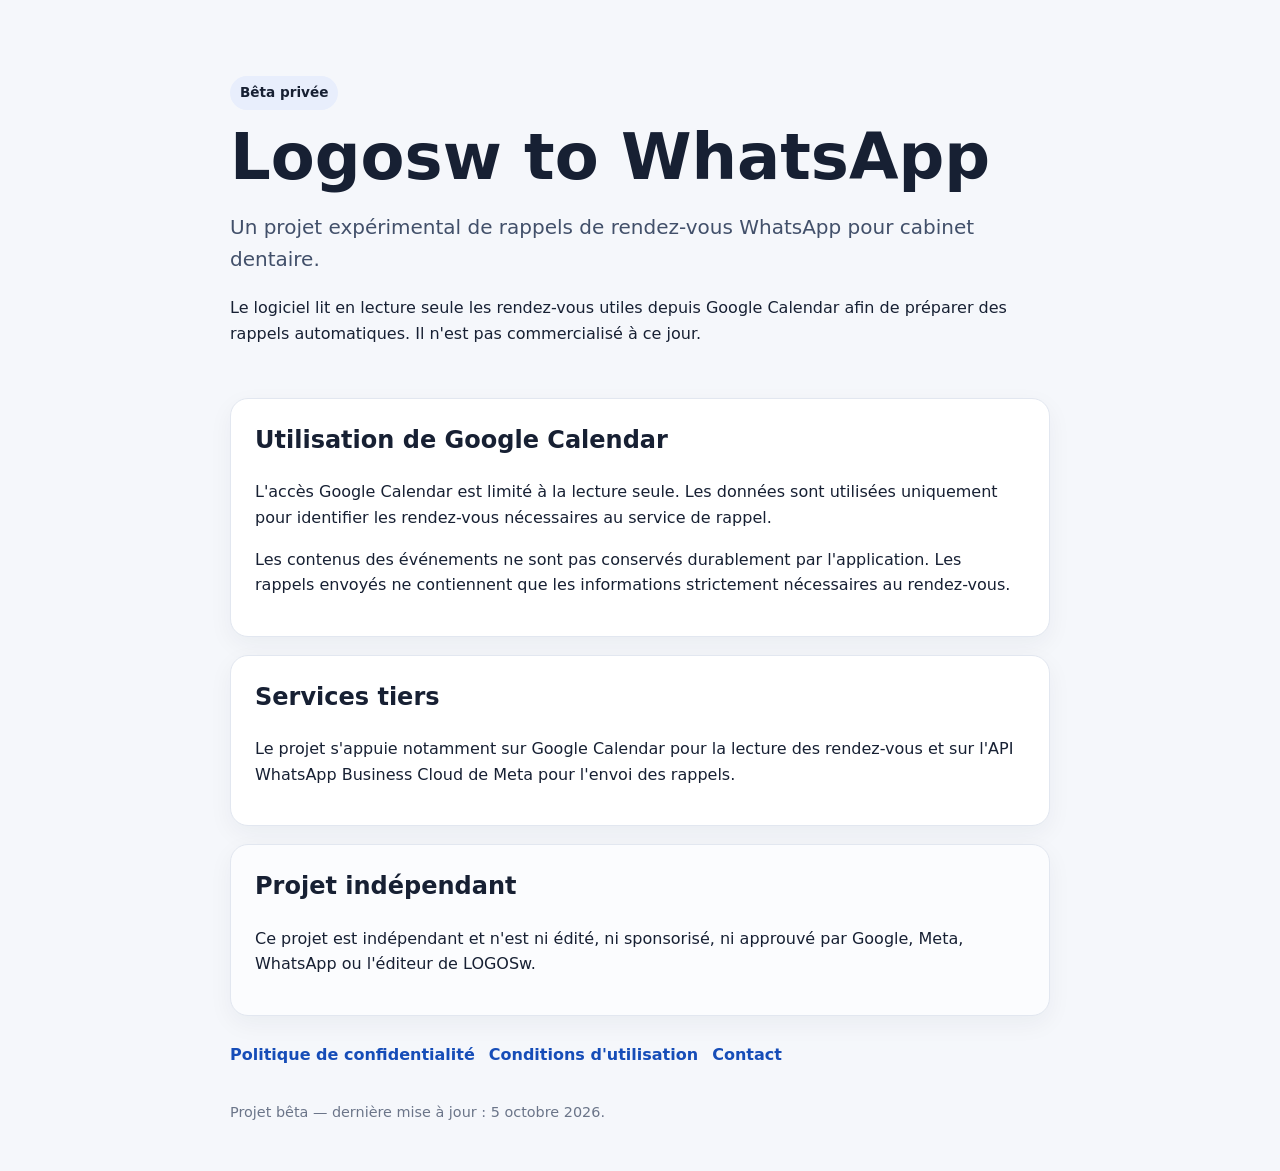
<file: index.html>
<!doctype html>
<html lang="fr">
<head>
  <meta charset="utf-8">
  <meta name="viewport" content="width=device-width,initial-scale=1">
  <title>Logosw to WhatsApp — bêta</title>
  <meta name="description" content="Projet bêta de rappels de rendez-vous WhatsApp à partir de Google Calendar, destiné à un cabinet dentaire.">
  <link rel="stylesheet" href="styles.css">
</head>
<body>
  <main class="shell">
    <header class="hero">
      <span class="badge">Bêta privée</span>
      <h1>Logosw to WhatsApp</h1>
      <p class="lead">Un projet expérimental de rappels de rendez-vous WhatsApp pour cabinet dentaire.</p>
      <p>Le logiciel lit en lecture seule les rendez-vous utiles depuis Google Calendar afin de préparer des rappels automatiques. Il n'est pas commercialisé à ce jour.</p>
    </header>

    <section class="card">
      <h2>Utilisation de Google Calendar</h2>
      <p>L'accès Google Calendar est limité à la lecture seule. Les données sont utilisées uniquement pour identifier les rendez-vous nécessaires au service de rappel.</p>
      <p>Les contenus des événements ne sont pas conservés durablement par l'application. Les rappels envoyés ne contiennent que les informations strictement nécessaires au rendez-vous.</p>
    </section>

    <section class="card">
      <h2>Services tiers</h2>
      <p>Le projet s'appuie notamment sur Google Calendar pour la lecture des rendez-vous et sur l'API WhatsApp Business Cloud de Meta pour l'envoi des rappels.</p>
    </section>

    <section class="card notice">
      <h2>Projet indépendant</h2>
      <p>Ce projet est indépendant et n'est ni édité, ni sponsorisé, ni approuvé par Google, Meta, WhatsApp ou l'éditeur de LOGOSw.</p>
    </section>

    <nav class="links" aria-label="Informations légales">
      <a href="privacy.html">Politique de confidentialité</a>
      <a href="terms.html">Conditions d'utilisation</a>
      <a href="contact.html">Contact</a>
    </nav>

    <footer>
      <p>Projet bêta — dernière mise à jour : 5 octobre 2026.</p>
    </footer>
  </main>
</body>
</html>
</file>
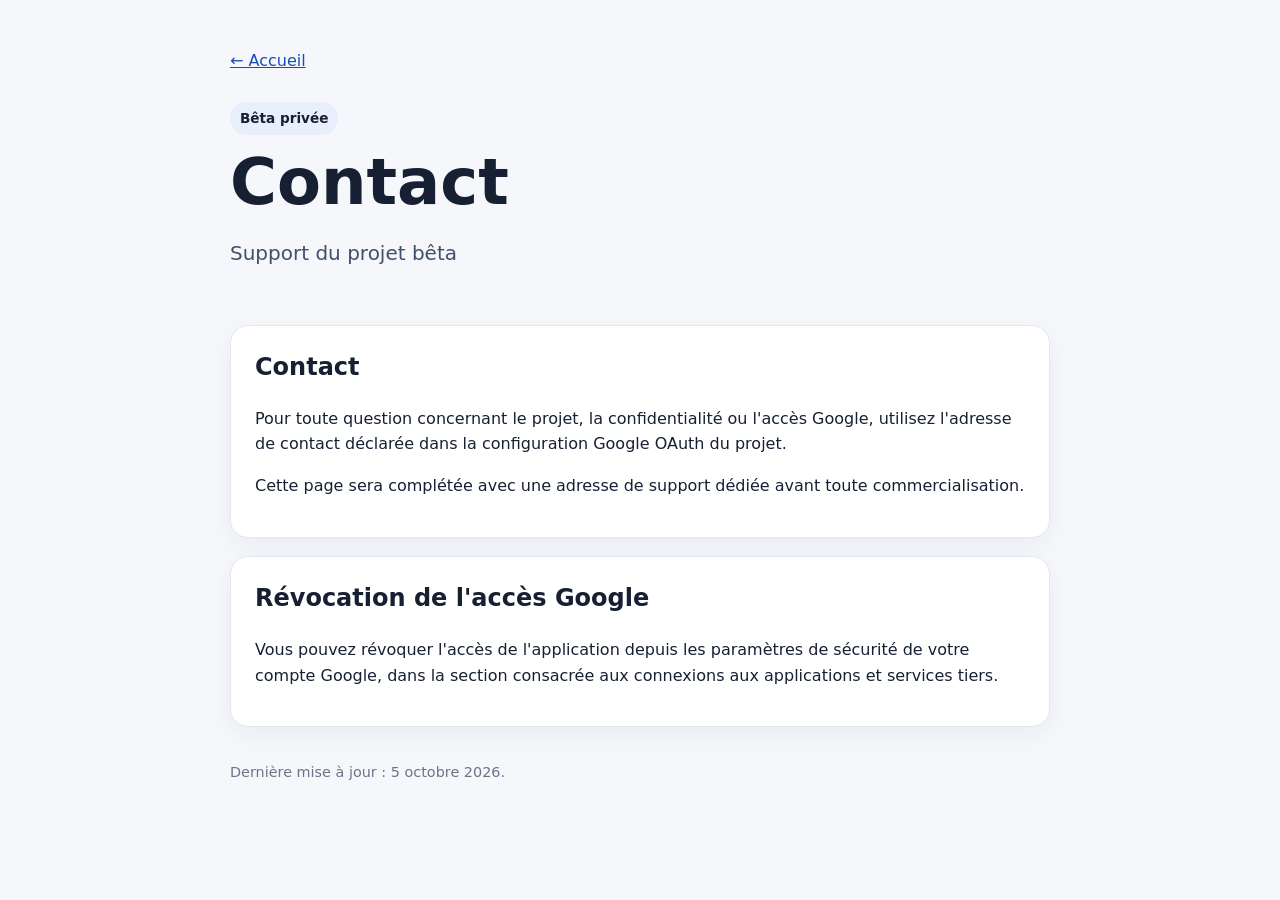
<file: contact.html>
<!doctype html>
<html lang="fr"><head><meta charset="utf-8"><meta name="viewport" content="width=device-width,initial-scale=1"><title>Contact — Logosw to WhatsApp</title><link rel="stylesheet" href="styles.css"></head>
<body><main class="shell">
<a href="index.html">← Accueil</a>
<header class="hero"><span class="badge">Bêta privée</span><h1>Contact</h1><p class="lead">Support du projet bêta</p></header>
<section class="card"><h2>Contact</h2><p>Pour toute question concernant le projet, la confidentialité ou l'accès Google, utilisez l'adresse de contact déclarée dans la configuration Google OAuth du projet.</p><p>Cette page sera complétée avec une adresse de support dédiée avant toute commercialisation.</p></section>
<section class="card"><h2>Révocation de l'accès Google</h2><p>Vous pouvez révoquer l'accès de l'application depuis les paramètres de sécurité de votre compte Google, dans la section consacrée aux connexions aux applications et services tiers.</p></section>
<footer><p>Dernière mise à jour : 5 octobre 2026.</p></footer>
</main></body></html>
</file>
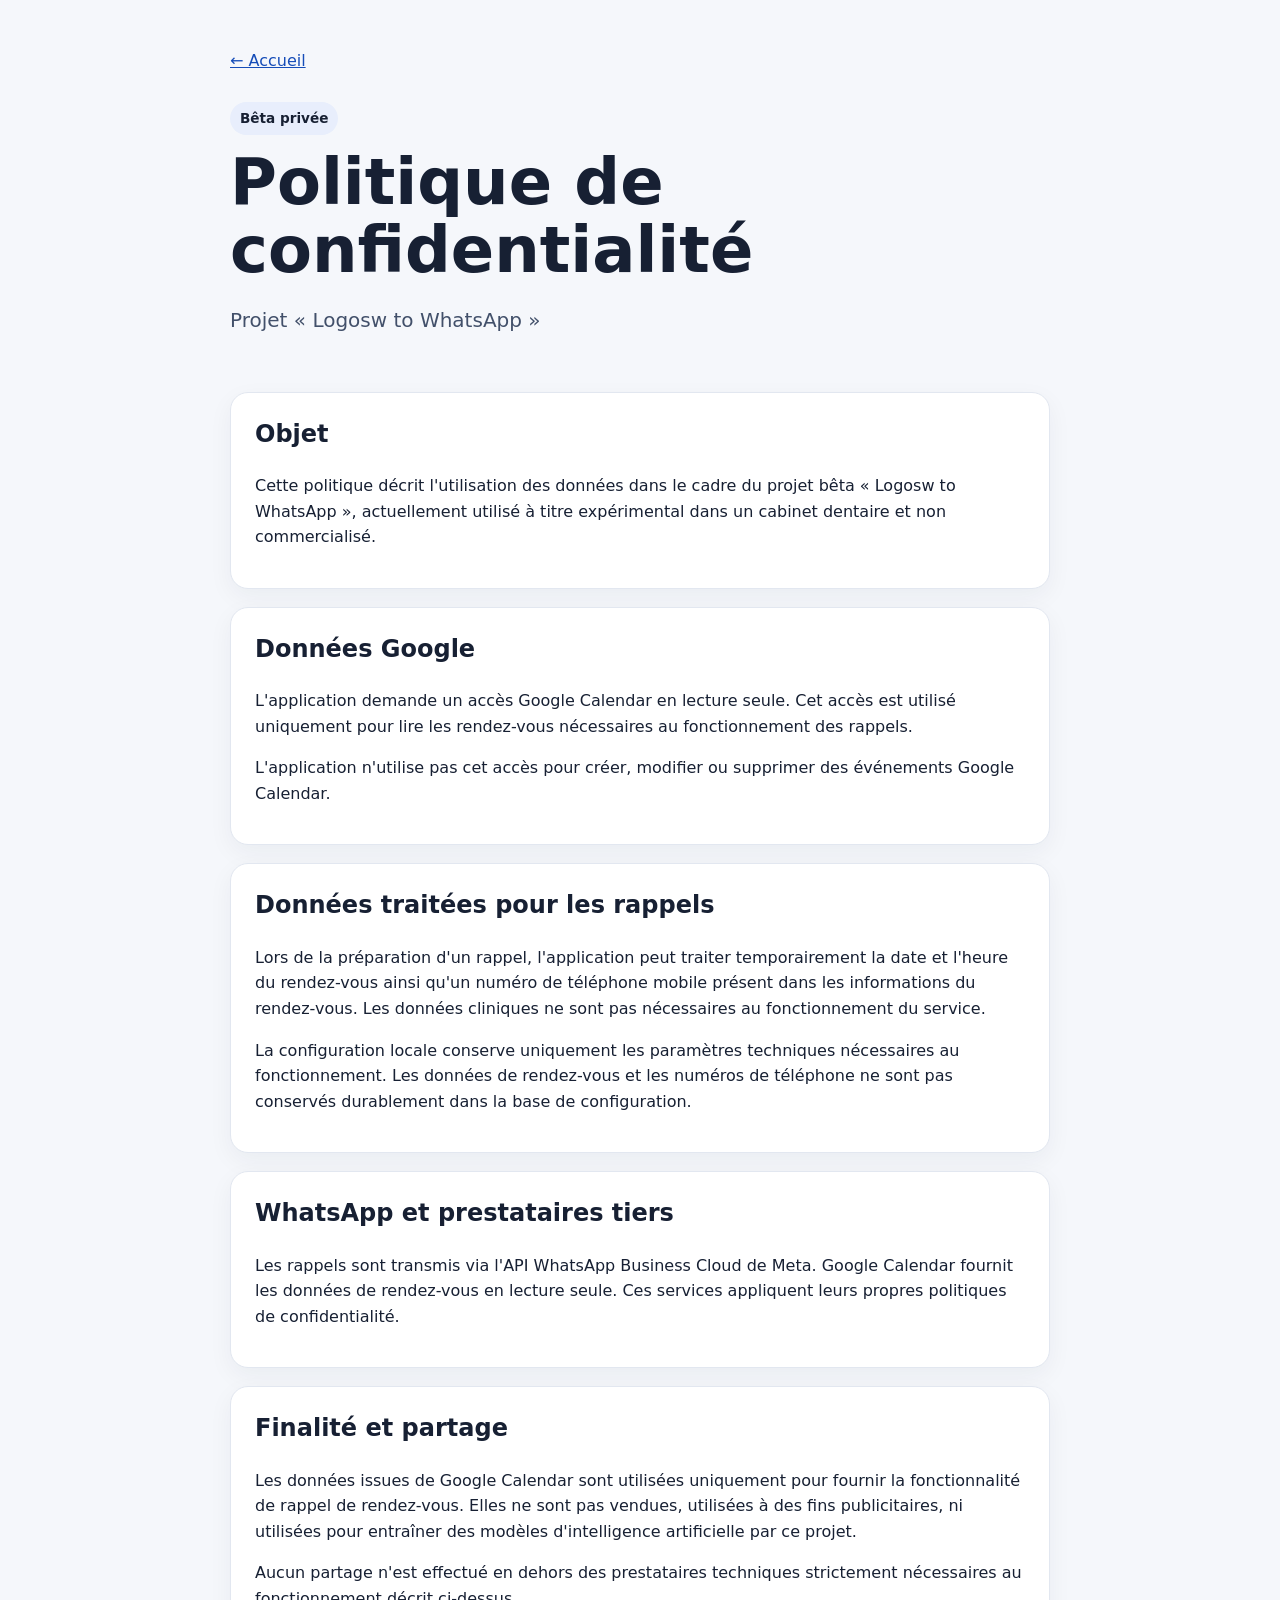
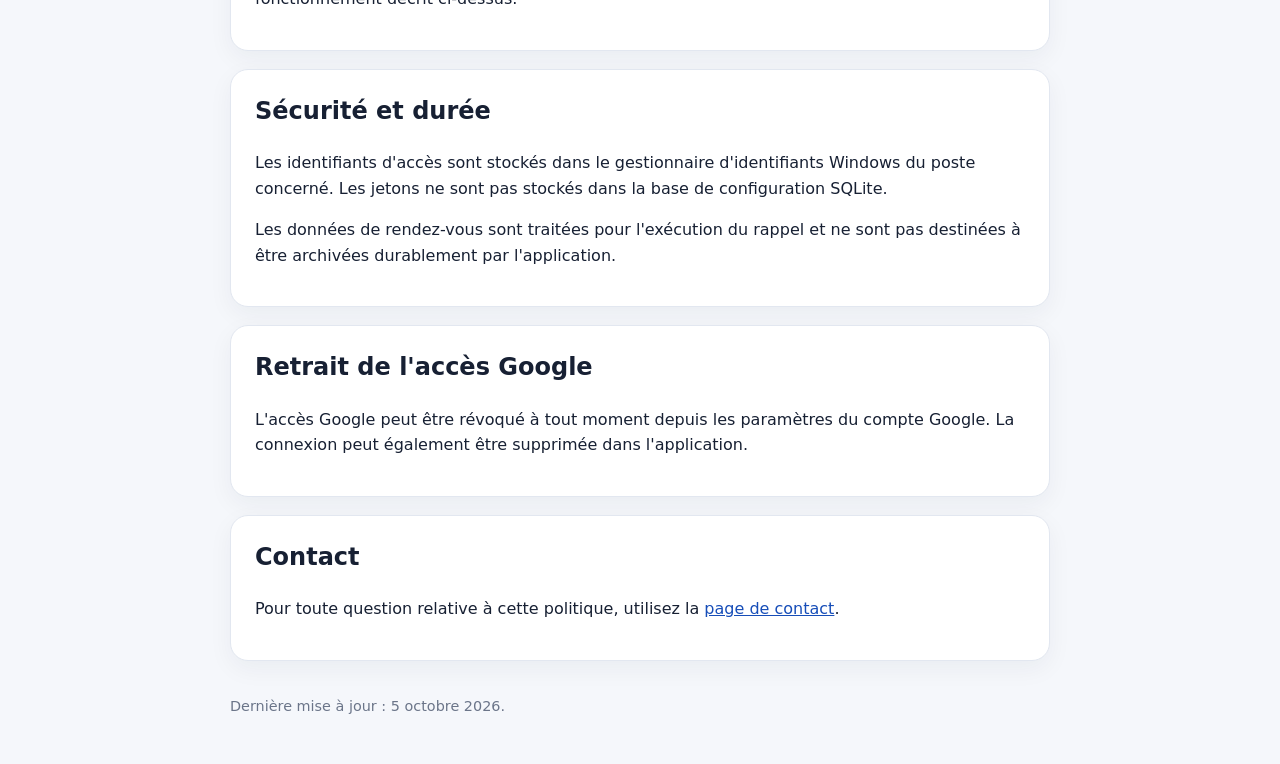
<file: privacy.html>
<!doctype html>
<html lang="fr"><head><meta charset="utf-8"><meta name="viewport" content="width=device-width,initial-scale=1"><title>Politique de confidentialité — Logosw to WhatsApp</title><link rel="stylesheet" href="styles.css"></head>
<body><main class="shell">
<a href="index.html">← Accueil</a>
<header class="hero"><span class="badge">Bêta privée</span><h1>Politique de confidentialité</h1><p class="lead">Projet « Logosw to WhatsApp »</p></header>
<section class="card"><h2>Objet</h2><p>Cette politique décrit l'utilisation des données dans le cadre du projet bêta « Logosw to WhatsApp », actuellement utilisé à titre expérimental dans un cabinet dentaire et non commercialisé.</p></section>
<section class="card"><h2>Données Google</h2><p>L'application demande un accès Google Calendar en lecture seule. Cet accès est utilisé uniquement pour lire les rendez-vous nécessaires au fonctionnement des rappels.</p><p>L'application n'utilise pas cet accès pour créer, modifier ou supprimer des événements Google Calendar.</p></section>
<section class="card"><h2>Données traitées pour les rappels</h2><p>Lors de la préparation d'un rappel, l'application peut traiter temporairement la date et l'heure du rendez-vous ainsi qu'un numéro de téléphone mobile présent dans les informations du rendez-vous. Les données cliniques ne sont pas nécessaires au fonctionnement du service.</p><p>La configuration locale conserve uniquement les paramètres techniques nécessaires au fonctionnement. Les données de rendez-vous et les numéros de téléphone ne sont pas conservés durablement dans la base de configuration.</p></section>
<section class="card"><h2>WhatsApp et prestataires tiers</h2><p>Les rappels sont transmis via l'API WhatsApp Business Cloud de Meta. Google Calendar fournit les données de rendez-vous en lecture seule. Ces services appliquent leurs propres politiques de confidentialité.</p></section>
<section class="card"><h2>Finalité et partage</h2><p>Les données issues de Google Calendar sont utilisées uniquement pour fournir la fonctionnalité de rappel de rendez-vous. Elles ne sont pas vendues, utilisées à des fins publicitaires, ni utilisées pour entraîner des modèles d'intelligence artificielle par ce projet.</p><p>Aucun partage n'est effectué en dehors des prestataires techniques strictement nécessaires au fonctionnement décrit ci-dessus.</p></section>
<section class="card"><h2>Sécurité et durée</h2><p>Les identifiants d'accès sont stockés dans le gestionnaire d'identifiants Windows du poste concerné. Les jetons ne sont pas stockés dans la base de configuration SQLite.</p><p>Les données de rendez-vous sont traitées pour l'exécution du rappel et ne sont pas destinées à être archivées durablement par l'application.</p></section>
<section class="card"><h2>Retrait de l'accès Google</h2><p>L'accès Google peut être révoqué à tout moment depuis les paramètres du compte Google. La connexion peut également être supprimée dans l'application.</p></section>
<section class="card"><h2>Contact</h2><p>Pour toute question relative à cette politique, utilisez la <a href="contact.html">page de contact</a>.</p></section>
<footer><p>Dernière mise à jour : 5 octobre 2026.</p></footer>
</main></body></html>
</file>
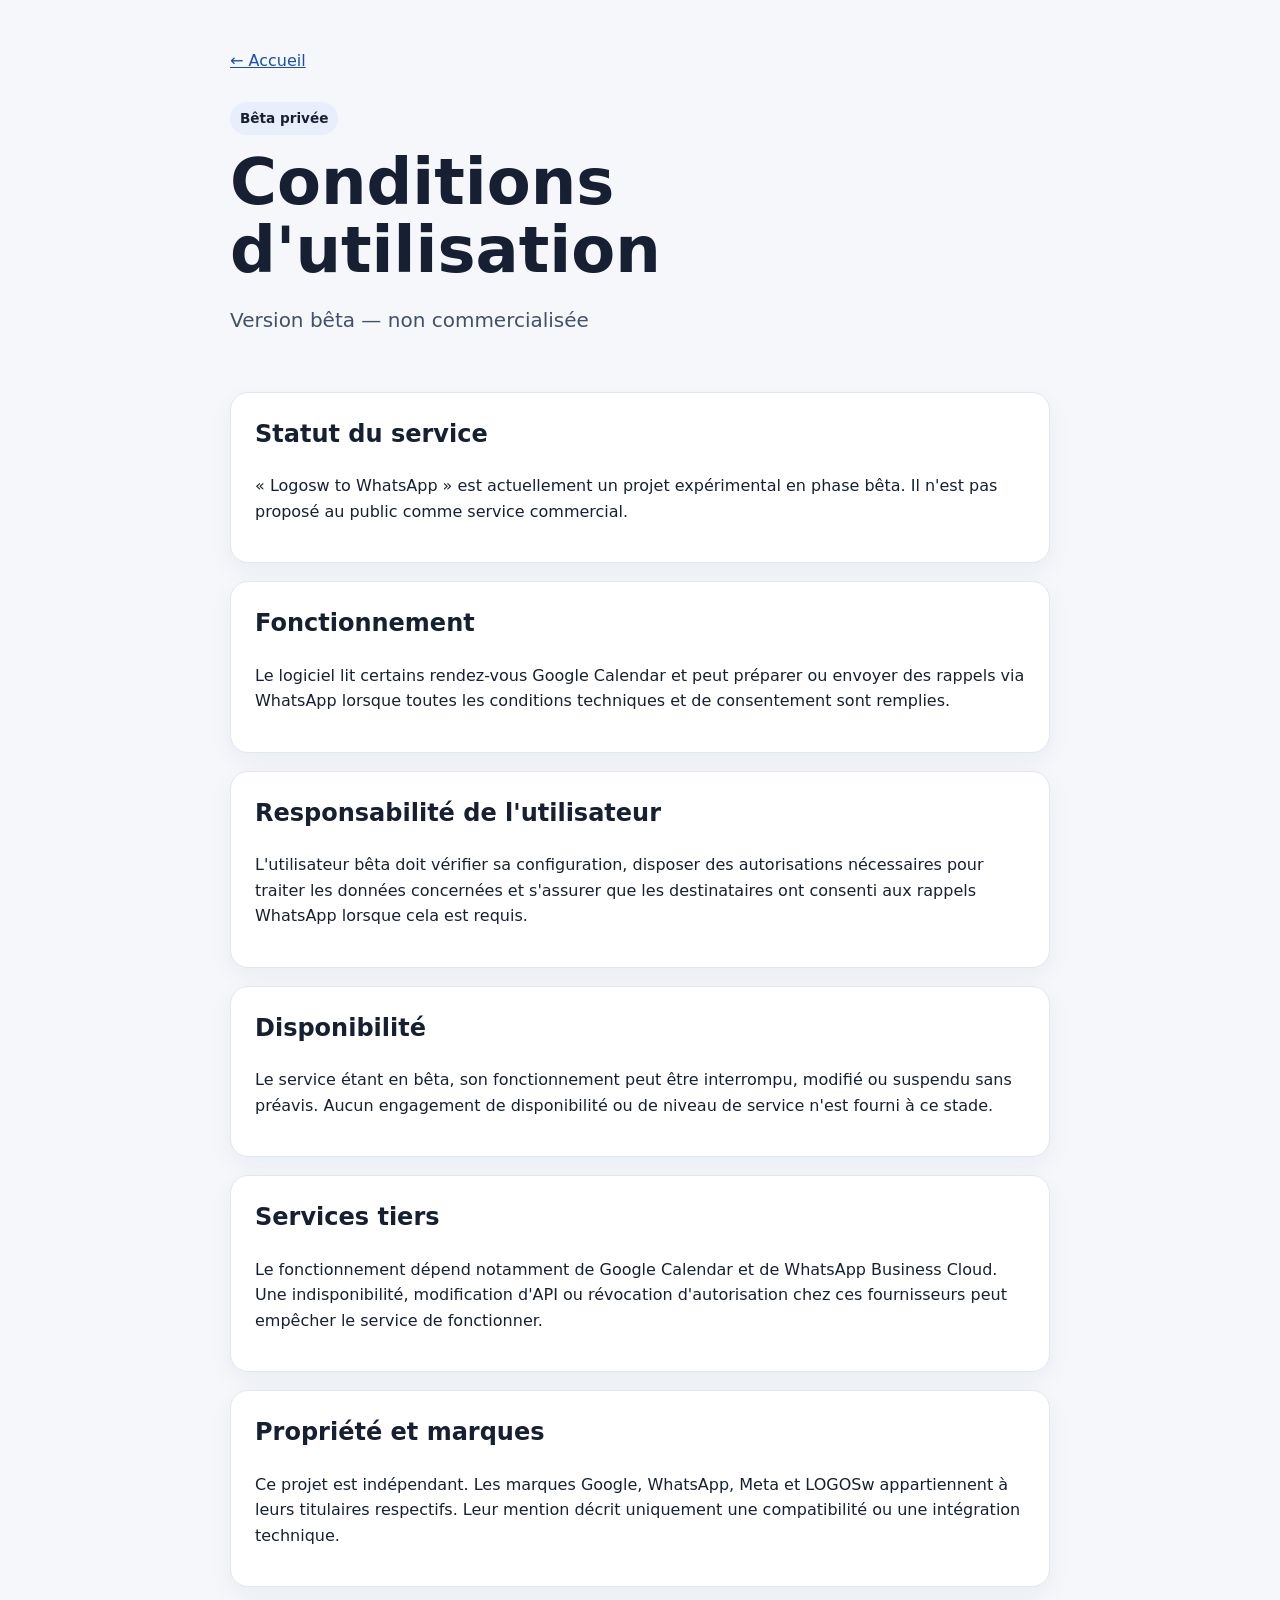
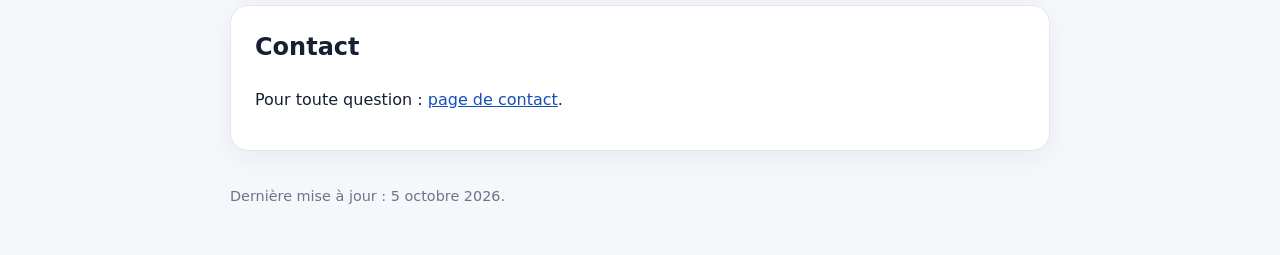
<file: terms.html>
<!doctype html>
<html lang="fr"><head><meta charset="utf-8"><meta name="viewport" content="width=device-width,initial-scale=1"><title>Conditions d'utilisation — Logosw to WhatsApp</title><link rel="stylesheet" href="styles.css"></head>
<body><main class="shell">
<a href="index.html">← Accueil</a>
<header class="hero"><span class="badge">Bêta privée</span><h1>Conditions d'utilisation</h1><p class="lead">Version bêta — non commercialisée</p></header>
<section class="card"><h2>Statut du service</h2><p>« Logosw to WhatsApp » est actuellement un projet expérimental en phase bêta. Il n'est pas proposé au public comme service commercial.</p></section>
<section class="card"><h2>Fonctionnement</h2><p>Le logiciel lit certains rendez-vous Google Calendar et peut préparer ou envoyer des rappels via WhatsApp lorsque toutes les conditions techniques et de consentement sont remplies.</p></section>
<section class="card"><h2>Responsabilité de l'utilisateur</h2><p>L'utilisateur bêta doit vérifier sa configuration, disposer des autorisations nécessaires pour traiter les données concernées et s'assurer que les destinataires ont consenti aux rappels WhatsApp lorsque cela est requis.</p></section>
<section class="card"><h2>Disponibilité</h2><p>Le service étant en bêta, son fonctionnement peut être interrompu, modifié ou suspendu sans préavis. Aucun engagement de disponibilité ou de niveau de service n'est fourni à ce stade.</p></section>
<section class="card"><h2>Services tiers</h2><p>Le fonctionnement dépend notamment de Google Calendar et de WhatsApp Business Cloud. Une indisponibilité, modification d'API ou révocation d'autorisation chez ces fournisseurs peut empêcher le service de fonctionner.</p></section>
<section class="card"><h2>Propriété et marques</h2><p>Ce projet est indépendant. Les marques Google, WhatsApp, Meta et LOGOSw appartiennent à leurs titulaires respectifs. Leur mention décrit uniquement une compatibilité ou une intégration technique.</p></section>
<section class="card"><h2>Contact</h2><p>Pour toute question : <a href="contact.html">page de contact</a>.</p></section>
<footer><p>Dernière mise à jour : 5 octobre 2026.</p></footer>
</main></body></html>
</file>
<file: styles.css>
:root{font-family:Inter,ui-sans-serif,system-ui,-apple-system,BlinkMacSystemFont,"Segoe UI",sans-serif;color:#172033;background:#f5f7fb;line-height:1.6}*{box-sizing:border-box}body{margin:0}.shell{max-width:860px;margin:0 auto;padding:48px 20px 32px}.hero{padding:28px 0 18px}.badge{display:inline-block;padding:6px 10px;border-radius:999px;background:#e8eefc;font-size:.85rem;font-weight:700}.hero h1{font-size:clamp(2.2rem,7vw,4rem);line-height:1.05;margin:14px 0}.lead{font-size:1.25rem;color:#42506a}.card{background:#fff;border:1px solid #e2e7f0;border-radius:18px;padding:22px 24px;margin:18px 0;box-shadow:0 8px 24px rgba(28,39,63,.05)}.notice{background:#fbfcfe}.links{display:flex;gap:14px;flex-wrap:wrap;margin:26px 0}.links a{color:#164db8;text-decoration:none;font-weight:700}.links a:hover{text-decoration:underline}h2{margin-top:0}a{color:#164db8}footer{color:#6b7589;font-size:.9rem;margin-top:34px}@media(max-width:600px){.shell{padding-top:28px}.card{padding:18px}}
</file>
